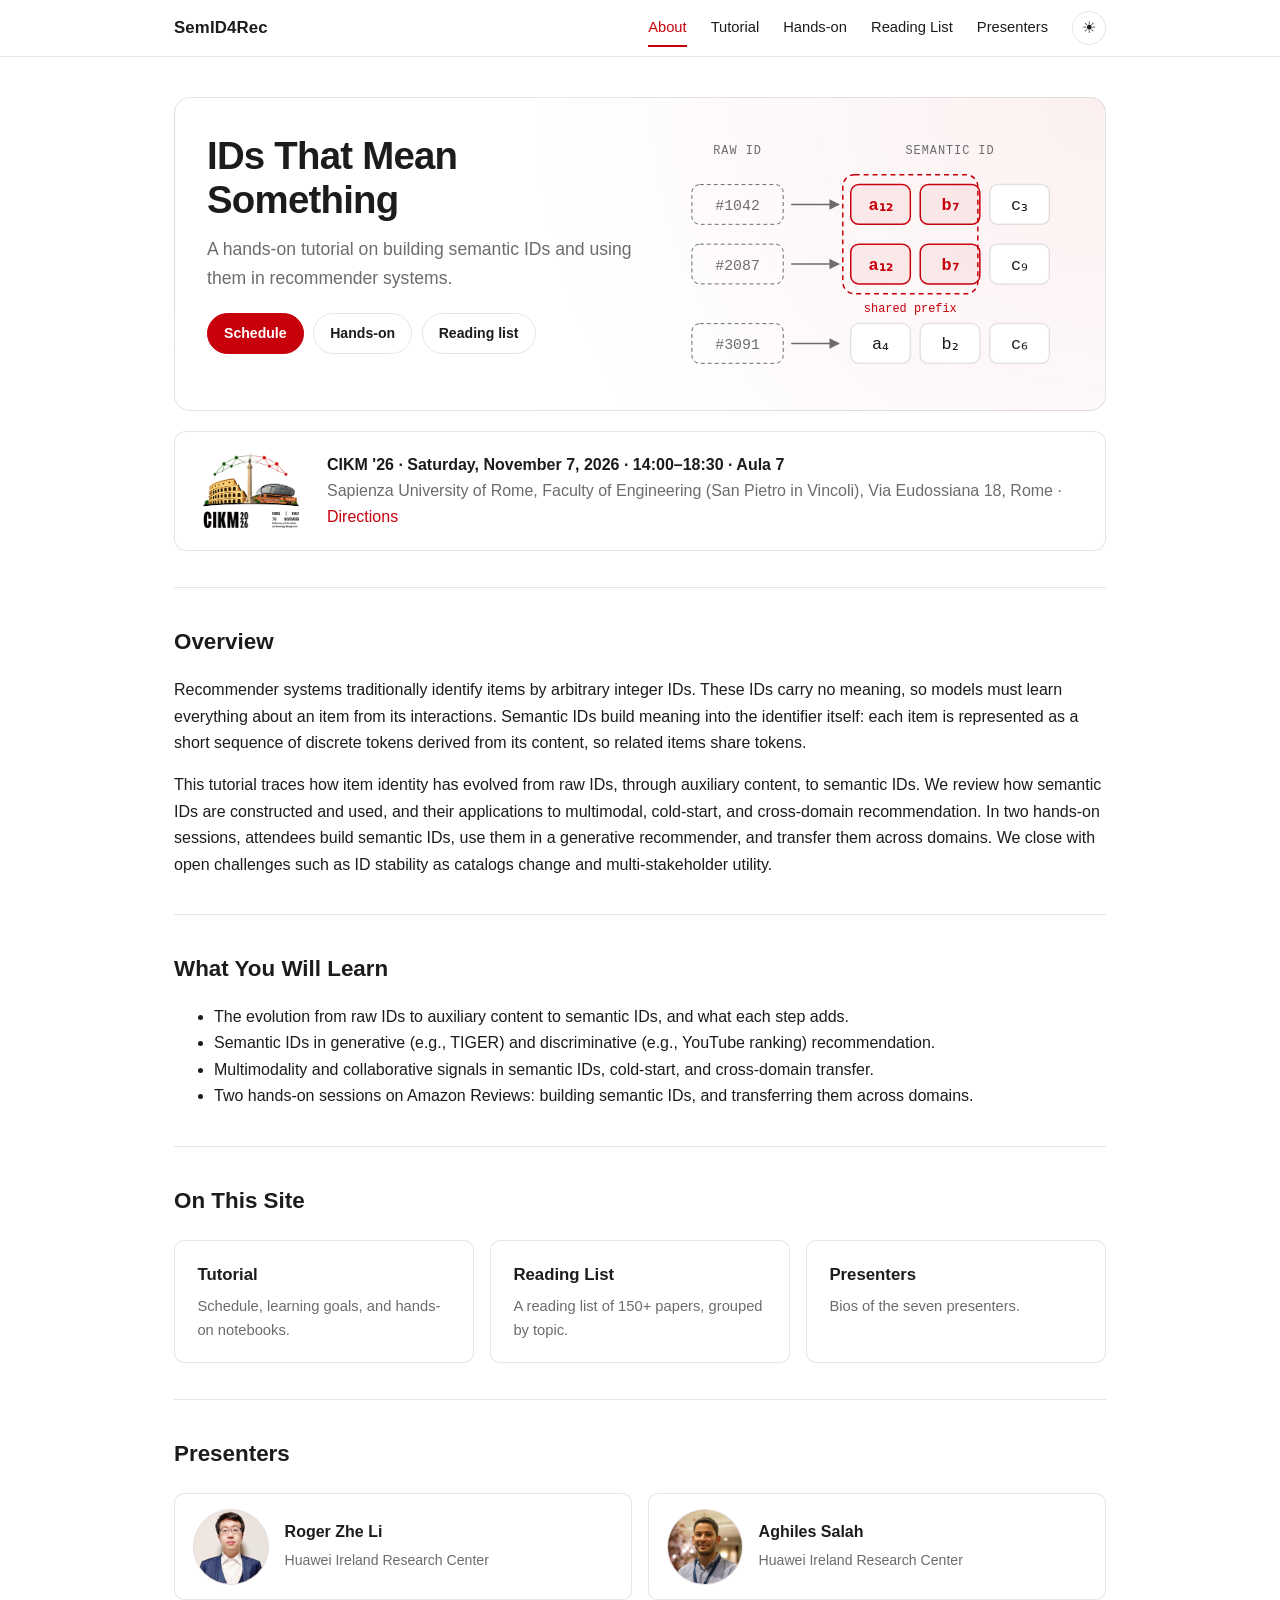
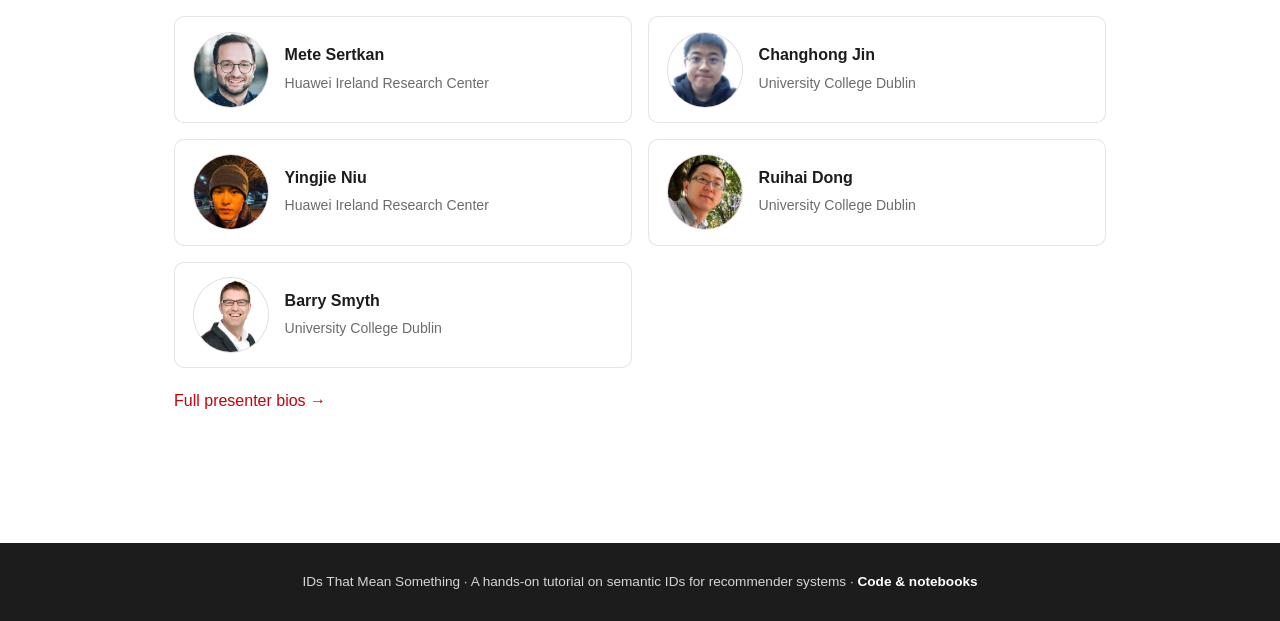
<file: index.html>
<!DOCTYPE html>
<html lang="en" data-theme-setting="system">
<head>
  <meta charset="UTF-8">
  <meta name="viewport" content="width=device-width, initial-scale=1, shrink-to-fit=no">
  <title>IDs That Mean Something — Semantic IDs for Recommender Systems</title>
  <meta name="description" content="A hands-on tutorial on building semantic IDs and using them in recommender systems. CIKM '26, Rome.">
  <link rel="icon" type="image/svg+xml" href="assets/img/favicon.svg">
  <link rel="stylesheet" href="assets/css/style.css?v=4effbb91">
  <script>
    (function () {
      var saved = localStorage.getItem("theme-setting") || "system";
      document.documentElement.setAttribute("data-theme-setting", saved);
      if (saved !== "system") document.documentElement.setAttribute("data-theme", saved);
    })();
  </script>
</head>
<body>

  <nav class="navbar">
    <div class="navbar-inner">
      <a class="navbar-brand" href="index.html">SemID4Rec</a>
      <button class="navbar-toggle" onclick="toggleNav()" aria-label="Toggle navigation">☰</button>
      <div class="navbar-links" id="navbar-links">
        <a href="index.html" class="active">About</a>
        <a href="tutorial.html">Tutorial</a>
        <a href="hands-on.html">Hands-on</a>
        <a href="papers.html">Reading List</a>
        <a href="presenters.html">Presenters</a>
        <button class="theme-toggle" id="theme-toggle" onclick="toggleTheme()" title="Switch theme">☀</button>
      </div>
    </div>
  </nav>

  <main class="page-main">
    <div class="container">

      <section class="hero">
        <div class="hero-text">
          <h1 class="hero-title">IDs That Mean Something</h1>
          <p class="hero-lede">A hands-on tutorial on building semantic IDs and using them in recommender systems.</p>
          <div class="btn-row">
            <a class="btn primary" href="tutorial.html#outline">Schedule</a>
            <a class="btn" href="hands-on.html">Hands-on</a>
            <a class="btn" href="papers.html">Reading list</a>
          </div>
        </div>
        <figure class="hero-art">
          <svg class="hero-svg" viewBox="0 0 400 250" role="img" aria-labelledby="hero-svg-title">
            <title id="hero-svg-title">Raw item IDs mapped to semantic IDs; two related items share the prefix a12 b7</title>
            <defs>
              <marker id="hero-arrow" viewBox="0 0 10 10" refX="9" refY="5" markerWidth="7" markerHeight="7" orient="auto-start-reverse">
                <path class="arrow-head" d="M0,0 L10,5 L0,10 z"/>
              </marker>
            </defs>
            <text class="col-label" x="62" y="24">Raw ID</text>
            <text class="col-label" x="276" y="24">Semantic ID</text>
            <rect class="prefix-box" x="168" y="45" width="136" height="120" rx="12"/>
            <rect class="raw" x="16" y="55" width="92" height="40" rx="8"/><text class="raw-label" x="62" y="81">#1042</text><line class="arrow" x1="116" y1="75" x2="164" y2="75" marker-end="url(#hero-arrow)"/><rect class="tok shared" x="176" y="55" width="60" height="40" rx="8"/><text class="tok-label shared" x="206" y="81">a₁₂</text><rect class="tok shared" x="246" y="55" width="60" height="40" rx="8"/><text class="tok-label shared" x="276" y="81">b₇</text><rect class="tok" x="316" y="55" width="60" height="40" rx="8"/><text class="tok-label" x="346" y="81">c₃</text><rect class="raw" x="16" y="115" width="92" height="40" rx="8"/><text class="raw-label" x="62" y="141">#2087</text><line class="arrow" x1="116" y1="135" x2="164" y2="135" marker-end="url(#hero-arrow)"/><rect class="tok shared" x="176" y="115" width="60" height="40" rx="8"/><text class="tok-label shared" x="206" y="141">a₁₂</text><rect class="tok shared" x="246" y="115" width="60" height="40" rx="8"/><text class="tok-label shared" x="276" y="141">b₇</text><rect class="tok" x="316" y="115" width="60" height="40" rx="8"/><text class="tok-label" x="346" y="141">c₉</text><rect class="raw" x="16" y="195" width="92" height="40" rx="8"/><text class="raw-label" x="62" y="221">#3091</text><line class="arrow" x1="116" y1="215" x2="164" y2="215" marker-end="url(#hero-arrow)"/><rect class="tok" x="176" y="195" width="60" height="40" rx="8"/><text class="tok-label" x="206" y="221">a₄</text><rect class="tok" x="246" y="195" width="60" height="40" rx="8"/><text class="tok-label" x="276" y="221">b₂</text><rect class="tok" x="316" y="195" width="60" height="40" rx="8"/><text class="tok-label" x="346" y="221">c₆</text>
            <text class="prefix-label" x="236" y="183">shared prefix</text>
          </svg>
        </figure>
      </section>

      <div class="venue-card">
        <a class="venue-logo" href="https://cikm2026.diag.uniroma1.it/" target="_blank" rel="noopener">
          <img src="assets/img/venues/cikm26-logo.png" alt="CIKM 2026, Rome">
        </a>
        <p>
          <strong>CIKM '26 · Saturday, November 7, 2026 · 14:00–18:30 · Aula 7</strong><br>
          Sapienza University of Rome, Faculty of Engineering (San Pietro in Vincoli), Via Eudossiana 18, Rome ·
          <a href="https://www.google.com/maps/search/?api=1&amp;query=Via+Eudossiana+18,+00184+Roma" target="_blank" rel="noopener">Directions</a>
        </p>
      </div>

      <hr>

      <h2 id="overview">Overview</h2>
      <p>
        Recommender systems traditionally identify items by arbitrary integer IDs. These IDs carry no meaning, so
        models must learn everything about an item from its interactions. Semantic IDs build meaning into the
        identifier itself: each item is represented as a short sequence of discrete tokens derived from its
        content, so related items share tokens.
      </p>
      <p>
        This tutorial traces how item identity has evolved from raw IDs, through auxiliary content, to semantic
        IDs. We review how semantic IDs are constructed and used, and their applications to multimodal, cold-start,
        and cross-domain recommendation. In two hands-on sessions, attendees build semantic IDs, use them in a
        generative recommender, and transfer them across domains. We close with open challenges such
        as ID stability as catalogs change and multi-stakeholder utility.
      </p>

      <hr>

      <h2 id="learn">What You Will Learn</h2>
      <ul>
        <li>The evolution from raw IDs to auxiliary content to semantic IDs, and what each step adds.</li>
        <li>Semantic IDs in generative (e.g., TIGER) and discriminative (e.g., YouTube ranking) recommendation.</li>
        <li>Multimodality and collaborative signals in semantic IDs, cold-start, and cross-domain transfer.</li>
        <li>Two hands-on sessions on Amazon Reviews: building semantic IDs, and transferring them across domains.</li>
      </ul>

      <hr>

      <h2 id="explore">On This Site</h2>
      <div class="card-grid cols-3">
        <a class="card" href="tutorial.html">
          <h4 class="card-title">Tutorial</h4>
          <p class="card-text">Schedule, learning goals, and hands-on notebooks.</p>
        </a>
        <a class="card" href="papers.html">
          <h4 class="card-title">Reading List</h4>
          <p class="card-text">A reading list of 150+ papers, grouped by topic.</p>
        </a>
        <a class="card" href="presenters.html">
          <h4 class="card-title">Presenters</h4>
          <p class="card-text">Bios of the seven presenters.</p>
        </a>
      </div>

      <hr>

      <h2 id="presenters">Presenters</h2>
      <div class="people-grid">
        <a class="person-card" href="https://roger-zhe-li.github.io/" target="_blank" rel="noopener">
          <img class="person-photo" src="assets/img/profiles/presenter-1.jpg" alt="Roger Zhe Li">
          <div>
            <p class="person-name">Roger Zhe Li</p>
            <p class="person-affiliation">Huawei Ireland Research Center</p>
          </div>
        </a>
        <a class="person-card" href="http://saghiles.github.io/" target="_blank" rel="noopener">
          <img class="person-photo" src="assets/img/profiles/presenter-2.jpg" alt="Aghiles Salah">
          <div>
            <p class="person-name">Aghiles Salah</p>
            <p class="person-affiliation">Huawei Ireland Research Center</p>
          </div>
        </a>
        <a class="person-card" href="https://metesertkan.github.io/" target="_blank" rel="noopener">
          <img class="person-photo" src="assets/img/profiles/presenter-3.png" alt="Mete Sertkan">
          <div>
            <p class="person-name">Mete Sertkan</p>
            <p class="person-affiliation">Huawei Ireland Research Center</p>
          </div>
        </a>
        <a class="person-card" href="presenters.html">
          <img class="person-photo" src="assets/img/profiles/presenter-4.png" alt="Changhong Jin">
          <div>
            <p class="person-name">Changhong Jin</p>
            <p class="person-affiliation">University College Dublin</p>
          </div>
        </a>
        <a class="person-card" href="presenters.html">
          <img class="person-photo" src="assets/img/profiles/presenter-5.jpeg" alt="Yingjie Niu">
          <div>
            <p class="person-name">Yingjie Niu</p>
            <p class="person-affiliation">Huawei Ireland Research Center</p>
          </div>
        </a>
        <a class="person-card" href="https://people.ucd.ie/ruihai.dong/" target="_blank" rel="noopener">
          <img class="person-photo" src="assets/img/profiles/presenter-6.jpg" alt="Ruihai Dong">
          <div>
            <p class="person-name">Ruihai Dong</p>
            <p class="person-affiliation">University College Dublin</p>
          </div>
        </a>
        <a class="person-card" href="https://people.ucd.ie/barry.smyth" target="_blank" rel="noopener">
          <img class="person-photo" src="assets/img/profiles/presenter-7.png" alt="Barry Smyth">
          <div>
            <p class="person-name">Barry Smyth</p>
            <p class="person-affiliation">University College Dublin</p>
          </div>
        </a>
      </div>
      <p><a href="presenters.html">Full presenter bios →</a></p>

    </div>
  </main>

  <footer class="site-footer">
    <div class="container">
      IDs That Mean Something · A hands-on tutorial on semantic IDs for recommender systems · <a href="https://github.com/saghiles/semantic-id-tutorial" target="_blank" rel="noopener">Code &amp; notebooks</a>
    </div>
  </footer>

  <script src="assets/js/site.js?v=516834d5"></script>
  <script>initTheme();</script>
</body>
</html>
</file>
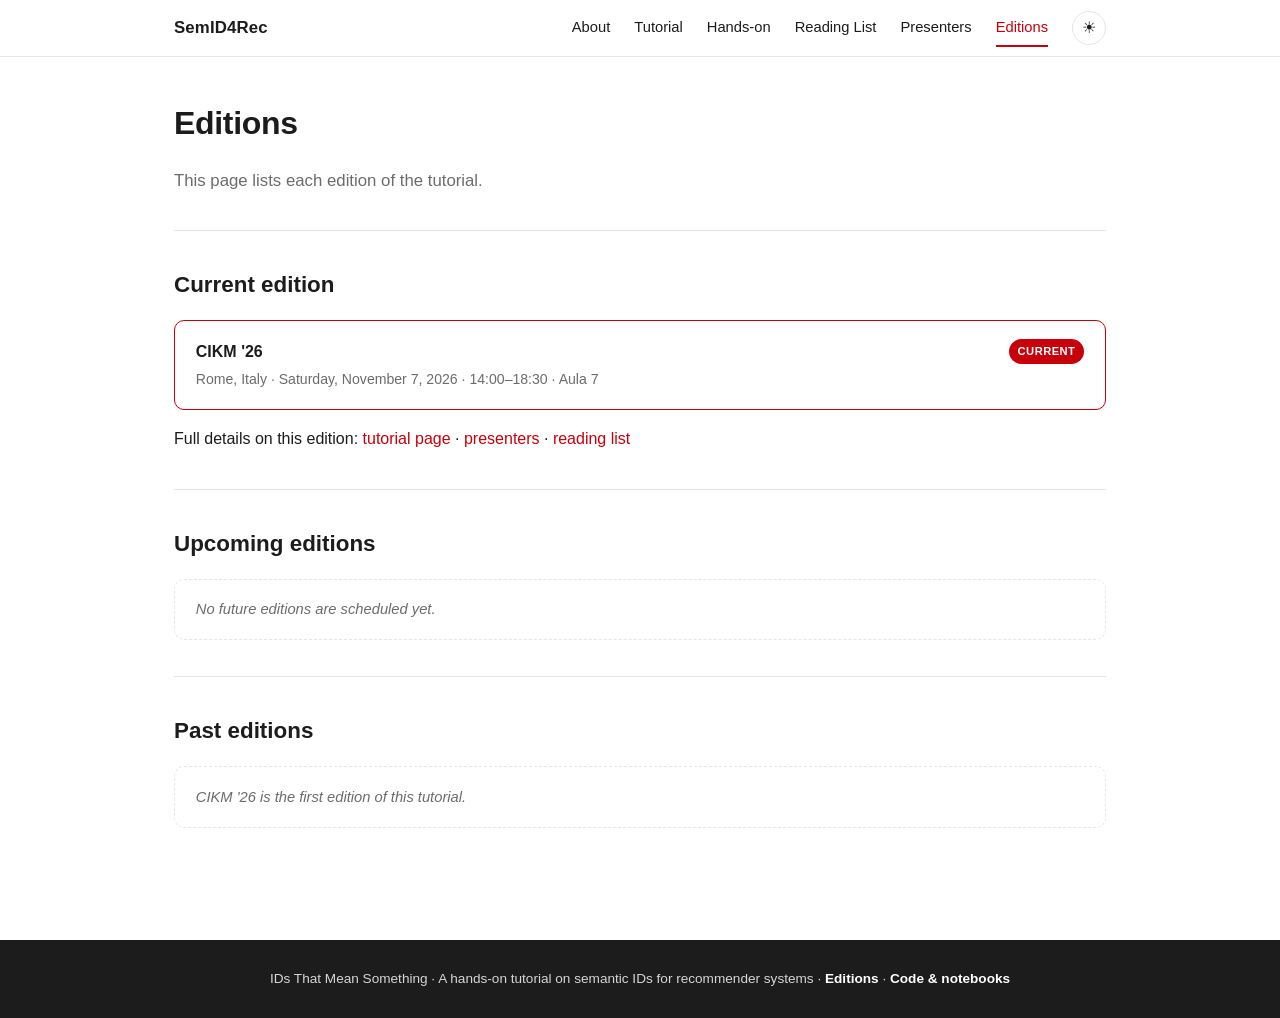
<file: editions.html>
<!DOCTYPE html>
<html lang="en" data-theme-setting="system">
<head>
  <meta charset="UTF-8">
  <meta name="viewport" content="width=device-width, initial-scale=1, shrink-to-fit=no">
  <title>Editions — IDs That Mean Something</title>
  <meta name="description" content="Editions of IDs That Mean Something: A Hands-On Tutorial on Semantic IDs for Recommender Systems.">
  <link rel="icon" type="image/svg+xml" href="assets/img/favicon.svg">
  <link rel="stylesheet" href="assets/css/style.css?v=4effbb91">
  <script>
    (function () {
      var saved = localStorage.getItem("theme-setting") || "system";
      document.documentElement.setAttribute("data-theme-setting", saved);
      if (saved !== "system") document.documentElement.setAttribute("data-theme", saved);
    })();
  </script>
</head>
<body>

  <nav class="navbar">
    <div class="navbar-inner">
      <a class="navbar-brand" href="index.html">SemID4Rec</a>
      <button class="navbar-toggle" onclick="toggleNav()" aria-label="Toggle navigation">☰</button>
      <div class="navbar-links" id="navbar-links">
        <a href="index.html">About</a>
        <a href="tutorial.html">Tutorial</a>
        <a href="hands-on.html">Hands-on</a>
        <a href="papers.html">Reading List</a>
        <a href="presenters.html">Presenters</a>
        <a href="editions.html" class="active">Editions</a>
        <button class="theme-toggle" id="theme-toggle" onclick="toggleTheme()" title="Switch theme">☀</button>
      </div>
    </div>
  </nav>

  <main class="page-main">
    <div class="container">

      <h1 class="page-title">Editions</h1>
      <p class="lede">
        This page lists each edition of the tutorial.
      </p>

      <hr>

      <h2 id="current">Current edition</h2>

      <div class="edition-item is-current">
        <div>
          <p class="person-name">CIKM '26</p>
          <p class="edition-meta">Rome, Italy · Saturday, November 7, 2026 · 14:00–18:30 · Aula 7</p>
        </div>
        <span class="edition-tag current">Current</span>
      </div>
      <p>
        Full details on this edition: <a href="tutorial.html">tutorial page</a> ·
        <a href="presenters.html">presenters</a> ·
        <a href="papers.html">reading list</a>
      </p>

      <hr>

      <h2 id="upcoming">Upcoming editions</h2>
      <div class="edition-placeholder">
        No future editions are scheduled yet.
      </div>

      <!--
      <div class="edition-item">
        <div>
          <p class="person-name">SIGIR 20XX</p>
          <p class="edition-meta">[City, Country] · [Month Day, Year]</p>
        </div>
        <span class="edition-tag future">Upcoming</span>
      </div>
      -->

      <hr>

      <h2 id="past">Past editions</h2>
      <div class="edition-placeholder">
        CIKM '26 is the first edition of this tutorial.
      </div>

    </div>
  </main>

  <footer class="site-footer">
    <div class="container">
      IDs That Mean Something · A hands-on tutorial on semantic IDs for recommender systems · <a href="editions.html">Editions</a> · <a href="https://github.com/saghiles/semantic-id-tutorial" target="_blank" rel="noopener">Code &amp; notebooks</a>
    </div>
  </footer>

  <script src="assets/js/site.js?v=516834d5"></script>
  <script>initTheme();</script>
</body>
</html>
</file>
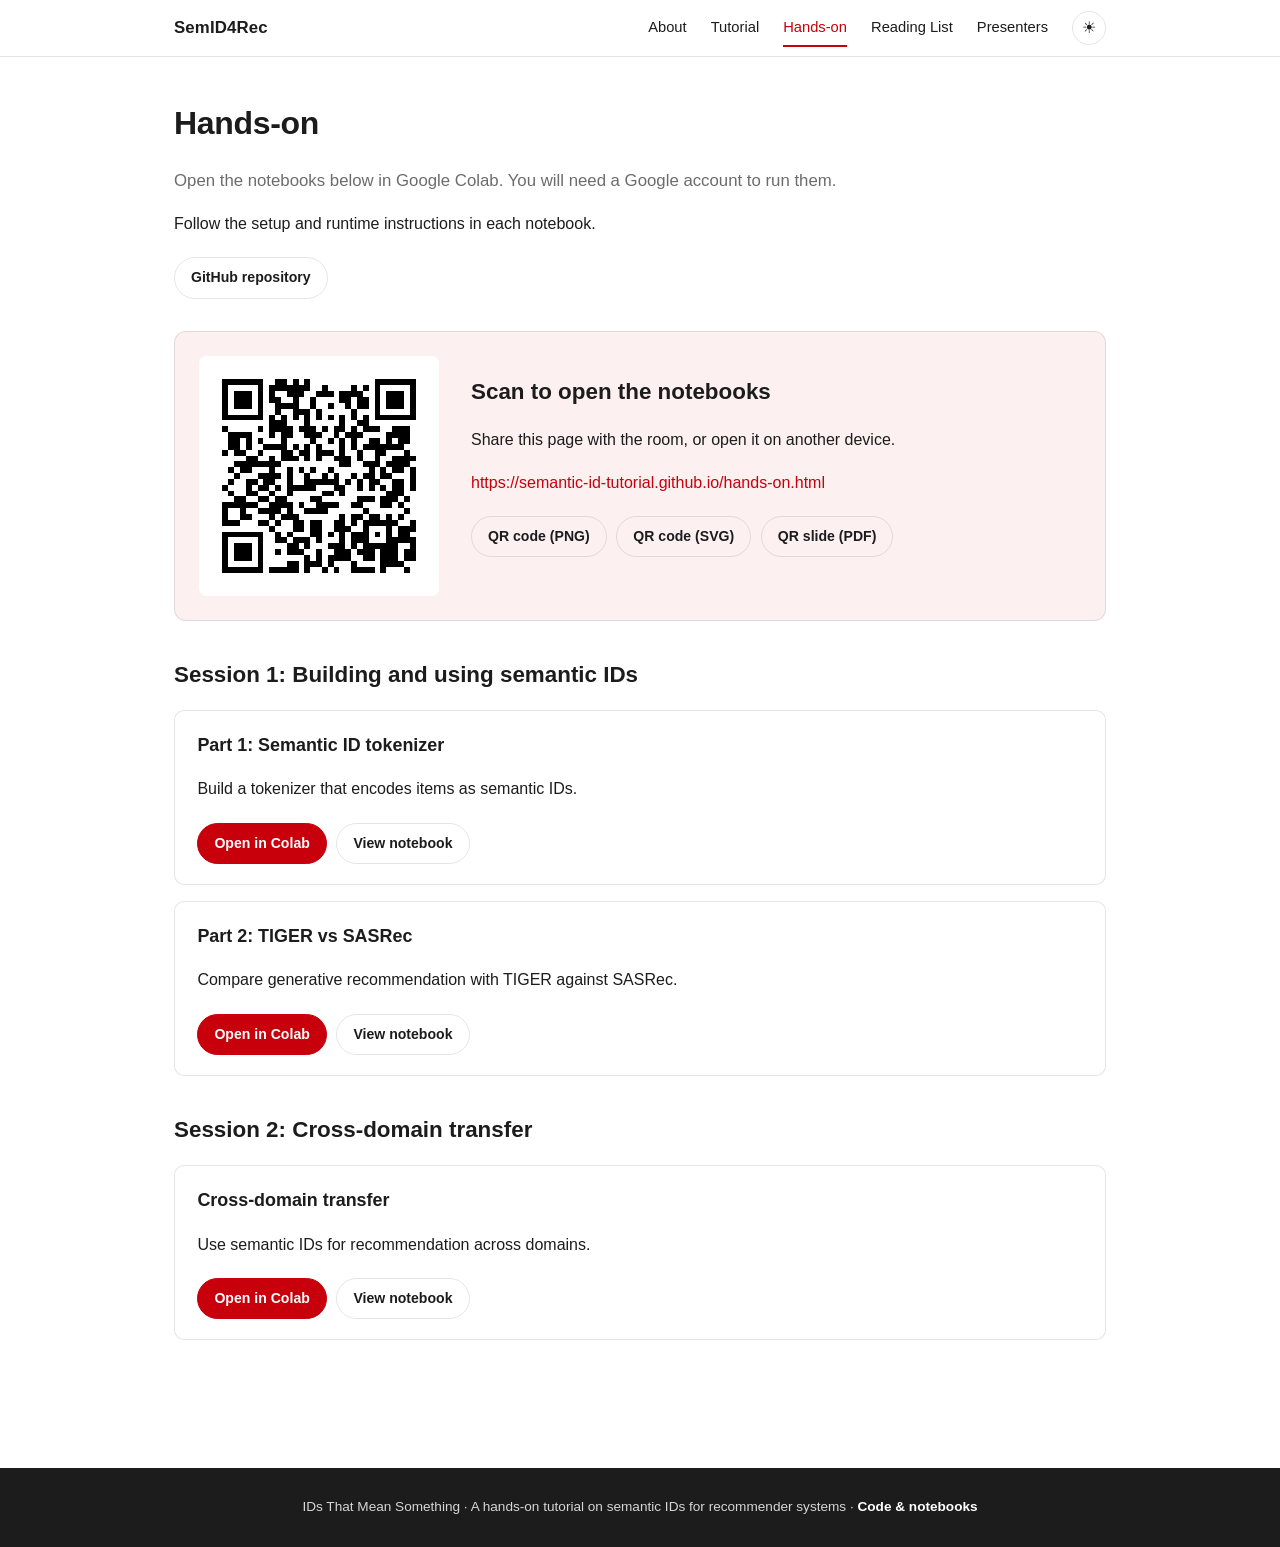
<file: hands-on.html>
<!DOCTYPE html>
<html lang="en" data-theme-setting="system">
<head>
  <meta charset="UTF-8">
  <meta name="viewport" content="width=device-width, initial-scale=1, shrink-to-fit=no">
  <title>Hands-on — IDs That Mean Something</title>
  <meta name="description" content="Open the semantic ID tokenizer, TIGER vs SASRec, and cross-domain transfer notebooks in Google Colab.">
  <link rel="icon" type="image/svg+xml" href="assets/img/favicon.svg">
  <link rel="stylesheet" href="assets/css/style.css?v=4effbb91">
  <script>
    (function () {
      var saved = localStorage.getItem("theme-setting") || "system";
      document.documentElement.setAttribute("data-theme-setting", saved);
      if (saved !== "system") document.documentElement.setAttribute("data-theme", saved);
    })();
  </script>
</head>
<body>

  <nav class="navbar">
    <div class="navbar-inner">
      <a class="navbar-brand" href="index.html">SemID4Rec</a>
      <button class="navbar-toggle" onclick="toggleNav()" aria-label="Toggle navigation">☰</button>
      <div class="navbar-links" id="navbar-links">
        <a href="index.html">About</a>
        <a href="tutorial.html">Tutorial</a>
        <a href="hands-on.html" class="active">Hands-on</a>
        <a href="papers.html">Reading List</a>
        <a href="presenters.html">Presenters</a>
        <button class="theme-toggle" id="theme-toggle" onclick="toggleTheme()" title="Switch theme">☀</button>
      </div>
    </div>
  </nav>

  <main class="page-main">
    <div class="container">
      <h1 class="page-title">Hands-on</h1>
      <p class="lede">Open the notebooks below in Google Colab. You will need a Google account to run them.</p>
      <p>Follow the setup and runtime instructions in each notebook.</p>
      <div class="btn-row">
        <a class="btn" href="https://github.com/saghiles/semantic-id-tutorial" target="_blank" rel="noopener">GitHub repository</a>
      </div>

      <section class="hands-on-share" aria-labelledby="scan-title">
        <a class="hands-on-qr" href="https://semantic-id-tutorial.github.io/hands-on.html" aria-label="Open the hands-on page">
          <img src="assets/qr/hands-on-qr.svg" width="240" height="240" alt="QR code linking to this hands-on page">
        </a>
        <div>
          <h2 id="scan-title">Scan to open the notebooks</h2>
          <p>Share this page with the room, or open it on another device.</p>
          <a class="hands-on-url" href="https://semantic-id-tutorial.github.io/hands-on.html">https://semantic-id-tutorial.github.io/hands-on.html</a>
          <div class="btn-row">
            <a class="btn" href="assets/qr/hands-on-qr.png" download>QR code (PNG)</a>
            <a class="btn" href="assets/qr/hands-on-qr.svg" download>QR code (SVG)</a>
            <a class="btn" href="assets/slides/hands-on-qr.pdf" target="_blank" rel="noopener">QR slide (PDF)</a>
          </div>
        </div>
      </section>

      <h2 id="session-1">Session 1: Building and using semantic IDs</h2>
      <article class="card notebook-card">
        <h3>Part 1: Semantic ID tokenizer</h3>
        <p>Build a tokenizer that encodes items as semantic IDs.</p>
        <div class="btn-row">
          <a class="btn primary" href="https://colab.research.google.com/github/saghiles/semantic-id-tutorial/blob/main/session1_part1_semantic_id_tokenizer.ipynb" target="_blank" rel="noopener">Open in Colab</a>
          <a class="btn" href="https://github.com/saghiles/semantic-id-tutorial/blob/main/session1_part1_semantic_id_tokenizer.ipynb" target="_blank" rel="noopener">View notebook</a>
        </div>
      </article>
      <article class="card notebook-card">
        <h3>Part 2: TIGER vs SASRec</h3>
        <p>Compare generative recommendation with TIGER against SASRec.</p>
        <div class="btn-row">
          <a class="btn primary" href="https://colab.research.google.com/github/saghiles/semantic-id-tutorial/blob/main/session1_part2_tiger_vs_sasrec.ipynb" target="_blank" rel="noopener">Open in Colab</a>
          <a class="btn" href="https://github.com/saghiles/semantic-id-tutorial/blob/main/session1_part2_tiger_vs_sasrec.ipynb" target="_blank" rel="noopener">View notebook</a>
        </div>
      </article>

      <h2 id="session-2">Session 2: Cross-domain transfer</h2>
      <article class="card notebook-card">
        <h3>Cross-domain transfer</h3>
        <p>Use semantic IDs for recommendation across domains.</p>
        <div class="btn-row">
          <a class="btn primary" href="https://colab.research.google.com/github/saghiles/semantic-id-tutorial/blob/main/session2_cross_domain_transfer.ipynb" target="_blank" rel="noopener">Open in Colab</a>
          <a class="btn" href="https://github.com/saghiles/semantic-id-tutorial/blob/main/session2_cross_domain_transfer.ipynb" target="_blank" rel="noopener">View notebook</a>
        </div>
      </article>
    </div>
  </main>

  <footer class="site-footer">
    <div class="container">
      IDs That Mean Something · A hands-on tutorial on semantic IDs for recommender systems · <a href="https://github.com/saghiles/semantic-id-tutorial" target="_blank" rel="noopener">Code &amp; notebooks</a>
    </div>
  </footer>

  <script src="assets/js/site.js?v=516834d5"></script>
  <script>initTheme();</script>
</body>
</html>
</file>
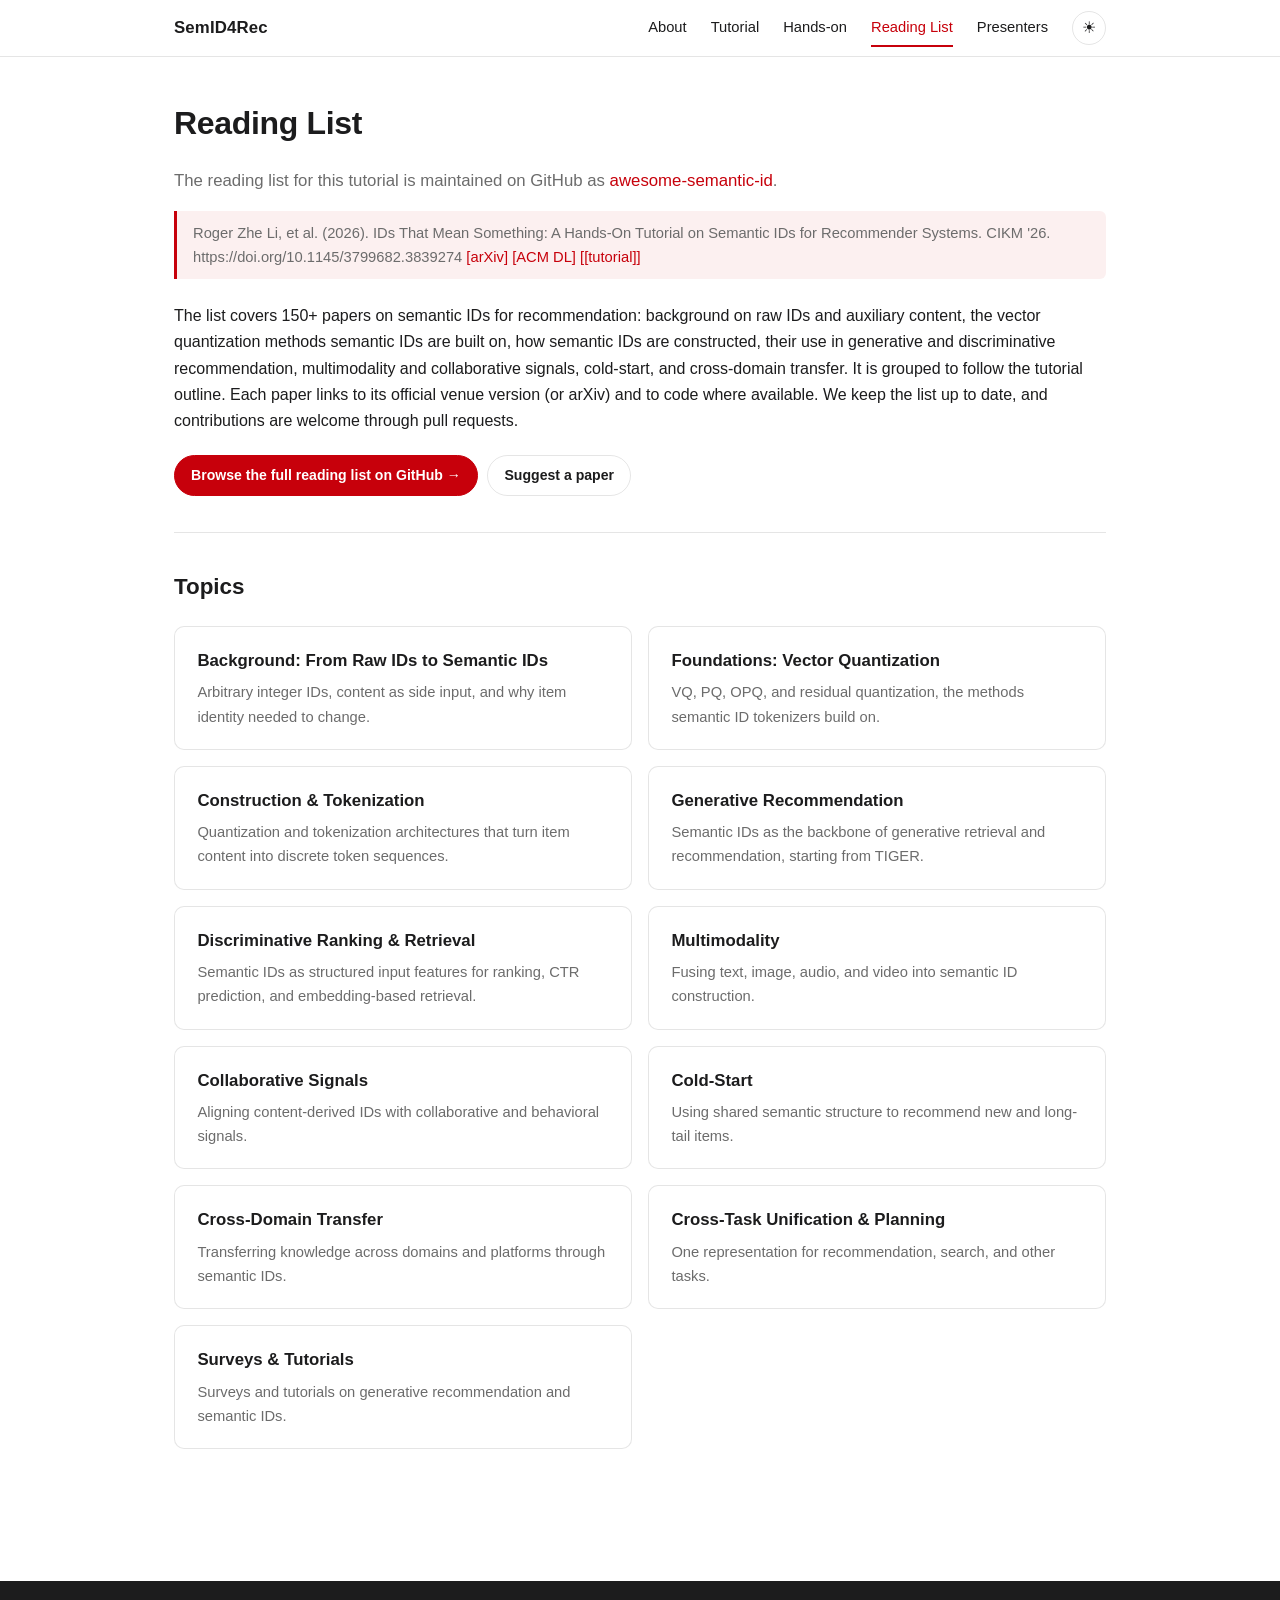
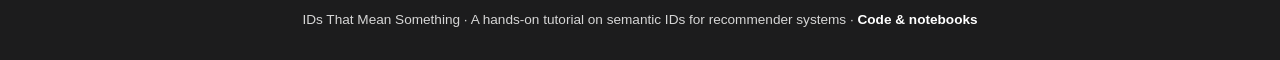
<file: papers.html>
<!DOCTYPE html>
<html lang="en" data-theme-setting="system">
<head>
  <meta charset="UTF-8">
  <meta name="viewport" content="width=device-width, initial-scale=1, shrink-to-fit=no">
  <title>Reading List — IDs That Mean Something</title>
  <meta name="description" content="Reading list on semantic IDs for recommender systems, maintained as the awesome-semantic-id GitHub repository.">
  <link rel="icon" type="image/svg+xml" href="assets/img/favicon.svg">
  <link rel="stylesheet" href="assets/css/style.css?v=4effbb91">
  <script>
    (function () {
      var saved = localStorage.getItem("theme-setting") || "system";
      document.documentElement.setAttribute("data-theme-setting", saved);
      if (saved !== "system") document.documentElement.setAttribute("data-theme", saved);
    })();
  </script>
</head>
<body>

  <nav class="navbar">
    <div class="navbar-inner">
      <a class="navbar-brand" href="index.html">SemID4Rec</a>
      <button class="navbar-toggle" onclick="toggleNav()" aria-label="Toggle navigation">☰</button>
      <div class="navbar-links" id="navbar-links">
        <a href="index.html">About</a>
        <a href="tutorial.html">Tutorial</a>
        <a href="hands-on.html">Hands-on</a>
        <a href="papers.html" class="active">Reading List</a>
        <a href="presenters.html">Presenters</a>
        <button class="theme-toggle" id="theme-toggle" onclick="toggleTheme()" title="Switch theme">☀</button>
      </div>
    </div>
  </nav>

  <main class="page-main">
    <div class="container">

      <h1 class="page-title">Reading List</h1>
      <p class="lede">The reading list for this tutorial is maintained on GitHub as
        <a href="https://github.com/semantic-id-tutorial/awesome-semantic-id" target="_blank" rel="noopener">awesome-semantic-id</a>.</p>

      <div class="page-citation">
        Roger Zhe Li, et al. (2026). IDs That Mean Something: A Hands-On Tutorial on Semantic IDs for Recommender
        Systems. CIKM '26. https://doi.org/10.1145/3799682.3839274
        <a href="https://arxiv.org/abs/2611.04140" target="_blank" rel="noopener">[arXiv]</a>
        <a href="https://doi.org/10.1145/3799682.3839274" target="_blank" rel="noopener">[ACM DL]</a>
        <a href="tutorial.html">[[tutorial]]</a>
      </div>

      <p>
        The list covers 150+ papers on semantic IDs for recommendation: background on raw IDs and auxiliary content,
        the vector quantization methods semantic IDs are built on, how semantic IDs are constructed, their use in
        generative and discriminative recommendation, multimodality and collaborative signals, cold-start, and
        cross-domain transfer. It is grouped to follow the tutorial outline. Each paper links to its official venue
        version (or arXiv) and to code where available. We keep the list up to date, and contributions are welcome
        through pull requests.
      </p>

      <div class="btn-row">
        <a class="btn primary" href="https://github.com/semantic-id-tutorial/awesome-semantic-id" target="_blank" rel="noopener">Browse the full reading list on GitHub →</a>
        <a class="btn" href="https://github.com/semantic-id-tutorial/awesome-semantic-id#how-to-contribute" target="_blank" rel="noopener">Suggest a paper</a>
      </div>

      <hr>

      <h2 id="topics">Topics</h2>
      <div class="card-grid">
        <a class="card" href="https://github.com/semantic-id-tutorial/awesome-semantic-id#background-from-raw-ids-to-semantic-ids" target="_blank" rel="noopener">
          <h4 class="card-title">Background: From Raw IDs to Semantic IDs</h4>
          <p class="card-text">Arbitrary integer IDs, content as side input, and why item identity needed to change.</p>
        </a>
        <a class="card" href="https://github.com/semantic-id-tutorial/awesome-semantic-id#foundations-vector-quantization" target="_blank" rel="noopener">
          <h4 class="card-title">Foundations: Vector Quantization</h4>
          <p class="card-text">VQ, PQ, OPQ, and residual quantization, the methods semantic ID tokenizers build on.</p>
        </a>
        <a class="card" href="https://github.com/semantic-id-tutorial/awesome-semantic-id#semantic-id-construction--tokenization" target="_blank" rel="noopener">
          <h4 class="card-title">Construction &amp; Tokenization</h4>
          <p class="card-text">Quantization and tokenization architectures that turn item content into discrete token sequences.</p>
        </a>
        <a class="card" href="https://github.com/semantic-id-tutorial/awesome-semantic-id#generative-recommendation-with-semantic-ids" target="_blank" rel="noopener">
          <h4 class="card-title">Generative Recommendation</h4>
          <p class="card-text">Semantic IDs as the backbone of generative retrieval and recommendation, starting from TIGER.</p>
        </a>
        <a class="card" href="https://github.com/semantic-id-tutorial/awesome-semantic-id#semantic-ids-in-discriminative-ranking--retrieval" target="_blank" rel="noopener">
          <h4 class="card-title">Discriminative Ranking &amp; Retrieval</h4>
          <p class="card-text">Semantic IDs as structured input features for ranking, CTR prediction, and embedding-based retrieval.</p>
        </a>
        <a class="card" href="https://github.com/semantic-id-tutorial/awesome-semantic-id#multimodality-in-semantic-id-construction" target="_blank" rel="noopener">
          <h4 class="card-title">Multimodality</h4>
          <p class="card-text">Fusing text, image, audio, and video into semantic ID construction.</p>
        </a>
        <a class="card" href="https://github.com/semantic-id-tutorial/awesome-semantic-id#collaborative-signals-in-semantic-id-construction" target="_blank" rel="noopener">
          <h4 class="card-title">Collaborative Signals</h4>
          <p class="card-text">Aligning content-derived IDs with collaborative and behavioral signals.</p>
        </a>
        <a class="card" href="https://github.com/semantic-id-tutorial/awesome-semantic-id#cold-start-recommendation-with-semantic-ids" target="_blank" rel="noopener">
          <h4 class="card-title">Cold-Start</h4>
          <p class="card-text">Using shared semantic structure to recommend new and long-tail items.</p>
        </a>
        <a class="card" href="https://github.com/semantic-id-tutorial/awesome-semantic-id#cross-domain-transfer-with-semantic-ids" target="_blank" rel="noopener">
          <h4 class="card-title">Cross-Domain Transfer</h4>
          <p class="card-text">Transferring knowledge across domains and platforms through semantic IDs.</p>
        </a>
        <a class="card" href="https://github.com/semantic-id-tutorial/awesome-semantic-id#cross-task-unification--semantic-planning" target="_blank" rel="noopener">
          <h4 class="card-title">Cross-Task Unification &amp; Planning</h4>
          <p class="card-text">One representation for recommendation, search, and other tasks.</p>
        </a>
        <a class="card" href="https://github.com/semantic-id-tutorial/awesome-semantic-id#related-surveys--tutorials" target="_blank" rel="noopener">
          <h4 class="card-title">Surveys &amp; Tutorials</h4>
          <p class="card-text">Surveys and tutorials on generative recommendation and semantic IDs.</p>
        </a>
      </div>

    </div>
  </main>

  <footer class="site-footer">
    <div class="container">
      IDs That Mean Something · A hands-on tutorial on semantic IDs for recommender systems · <a href="https://github.com/saghiles/semantic-id-tutorial" target="_blank" rel="noopener">Code &amp; notebooks</a>
    </div>
  </footer>

  <script src="assets/js/site.js?v=516834d5"></script>
  <script>initTheme();</script>
</body>
</html>
</file>
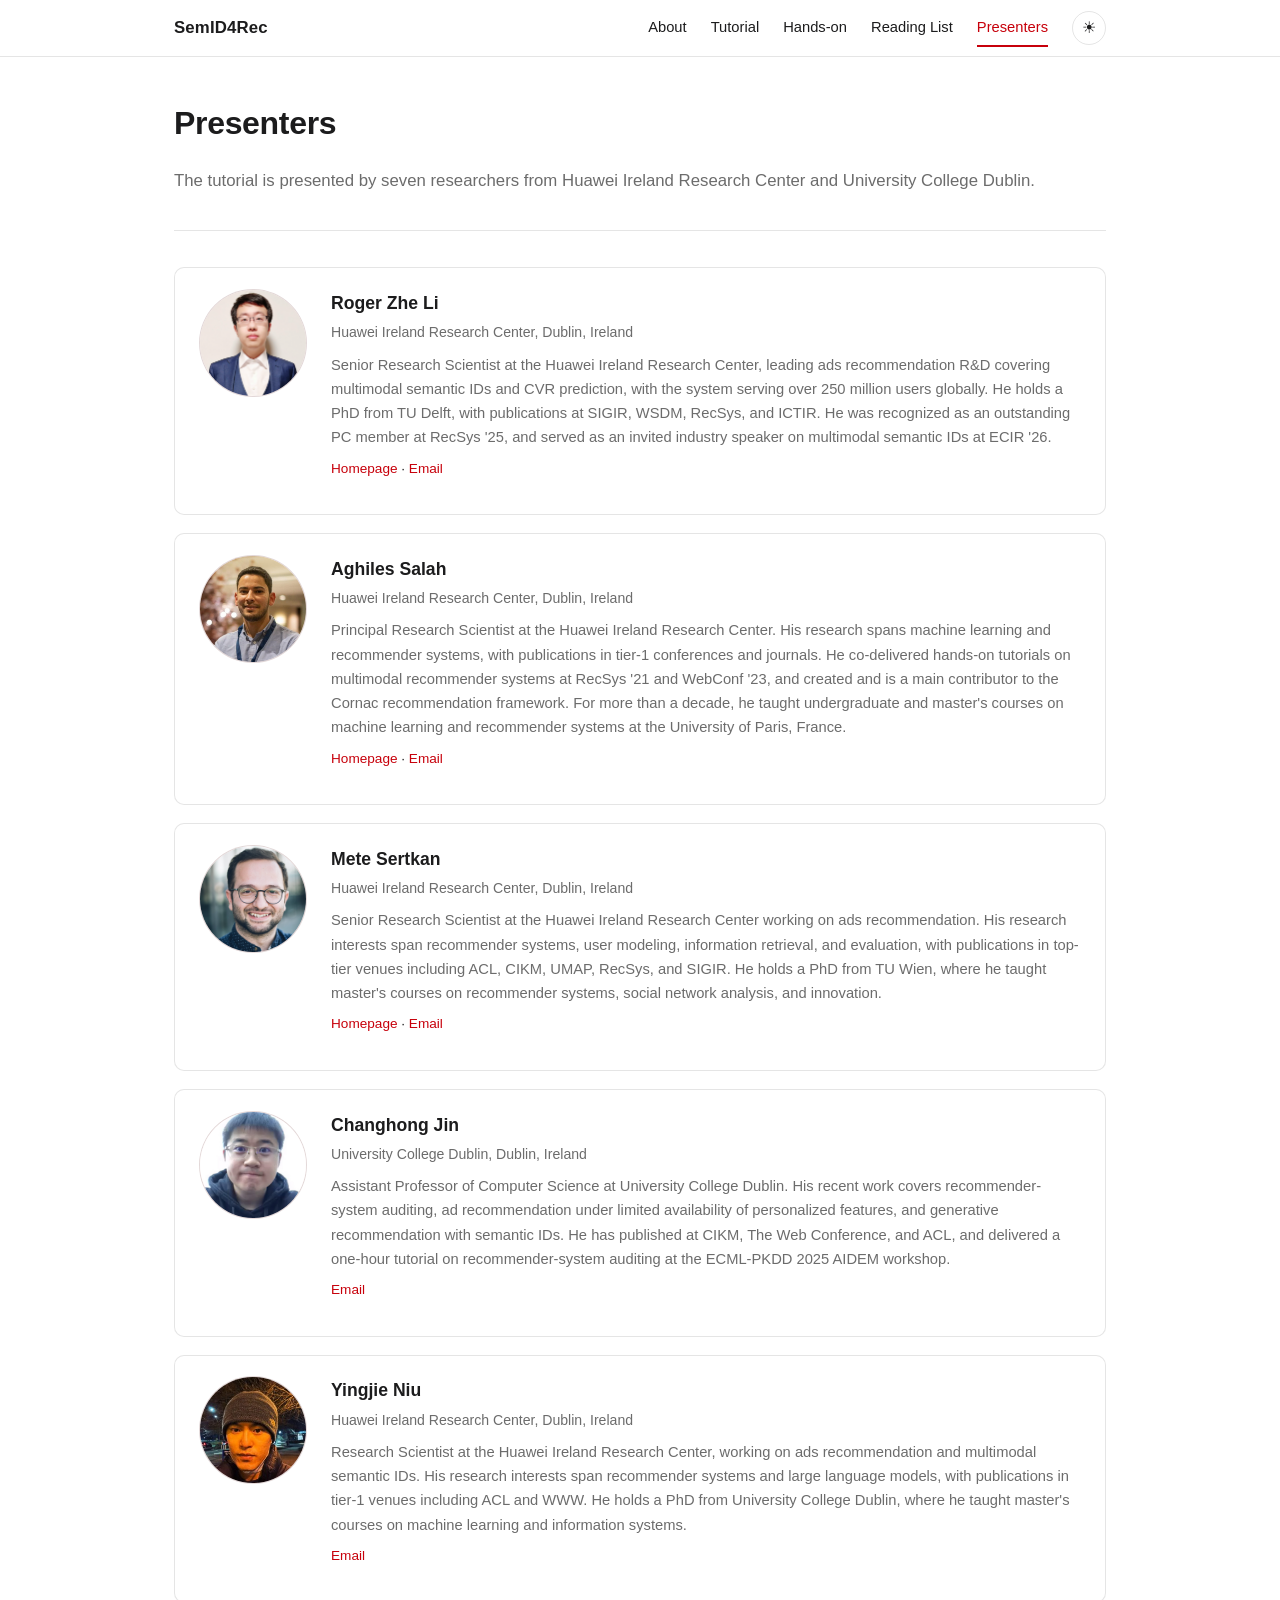
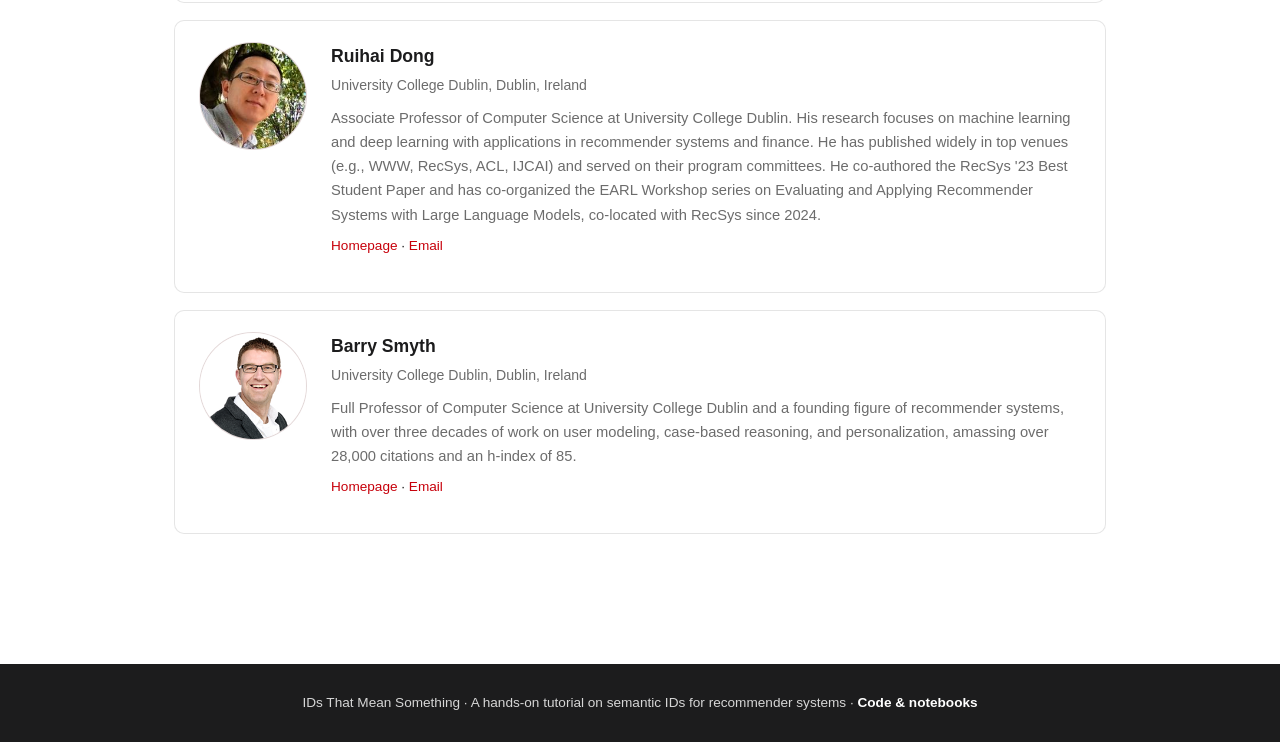
<file: presenters.html>
<!DOCTYPE html>
<html lang="en" data-theme-setting="system">
<head>
  <meta charset="UTF-8">
  <meta name="viewport" content="width=device-width, initial-scale=1, shrink-to-fit=no">
  <title>Presenters — IDs That Mean Something</title>
  <meta name="description" content="Presenters of IDs That Mean Something: A Hands-On Tutorial on Semantic IDs for Recommender Systems, from Huawei Ireland Research Center and University College Dublin.">
  <link rel="icon" type="image/svg+xml" href="assets/img/favicon.svg">
  <link rel="stylesheet" href="assets/css/style.css?v=4effbb91">
  <script>
    (function () {
      var saved = localStorage.getItem("theme-setting") || "system";
      document.documentElement.setAttribute("data-theme-setting", saved);
      if (saved !== "system") document.documentElement.setAttribute("data-theme", saved);
    })();
  </script>
  <style>
    .bio-card {
      display: flex;
      gap: 1.5rem;
      align-items: flex-start;
      border: 1px solid var(--divider-color);
      border-radius: 10px;
      padding: 1.3rem 1.5rem;
      margin-bottom: 1.1rem;
      background: var(--card-bg-color);
    }
    .bio-card .person-photo { width: 108px; height: 108px; min-width: 108px; }
    .bio-card .person-name { font-size: 1.1rem; }
    .bio-card .bio-text { color: var(--text-color-light); font-size: 0.92rem; margin: 0.5rem 0 0; }
    .bio-card .bio-links { margin-top: 0.5rem; font-size: 0.85rem; }
    @media (max-width: 560px) {
      .bio-card { flex-direction: column; align-items: center; text-align: center; }
    }
  </style>
</head>
<body>

  <nav class="navbar">
    <div class="navbar-inner">
      <a class="navbar-brand" href="index.html">SemID4Rec</a>
      <button class="navbar-toggle" onclick="toggleNav()" aria-label="Toggle navigation">☰</button>
      <div class="navbar-links" id="navbar-links">
        <a href="index.html">About</a>
        <a href="tutorial.html">Tutorial</a>
        <a href="hands-on.html">Hands-on</a>
        <a href="papers.html">Reading List</a>
        <a href="presenters.html" class="active">Presenters</a>
        <button class="theme-toggle" id="theme-toggle" onclick="toggleTheme()" title="Switch theme">☀</button>
      </div>
    </div>
  </nav>

  <main class="page-main">
    <div class="container">

      <h1 class="page-title">Presenters</h1>
      <p class="lede">The tutorial is presented by seven researchers from Huawei Ireland Research Center and University College Dublin.</p>

      <hr>

      <div class="bio-card">
        <img class="person-photo" src="assets/img/profiles/presenter-1.jpg" alt="Roger Zhe Li">
        <div>
          <p class="person-name">Roger Zhe Li</p>
          <p class="person-affiliation">Huawei Ireland Research Center, Dublin, Ireland</p>
          <p class="bio-text">
            Senior Research Scientist at the Huawei Ireland Research Center, leading ads recommendation R&amp;D
            covering multimodal semantic IDs and CVR prediction, with the system serving over 250 million users
            globally. He holds a PhD from TU Delft, with publications at SIGIR, WSDM, RecSys, and ICTIR. He was
            recognized as an outstanding PC member at RecSys '25, and served as an invited industry speaker on
            multimodal semantic IDs at ECIR '26.
          </p>
          <p class="bio-links">
            <a href="https://roger-zhe-li.github.io/" target="_blank" rel="noopener">Homepage</a> ·
            <a href="mailto:roger.zhe.li@huawei.com">Email</a>
          </p>
        </div>
      </div>

      <div class="bio-card">
        <img class="person-photo" src="assets/img/profiles/presenter-2.jpg" alt="Aghiles Salah">
        <div>
          <p class="person-name">Aghiles Salah</p>
          <p class="person-affiliation">Huawei Ireland Research Center, Dublin, Ireland</p>
          <p class="bio-text">
            Principal Research Scientist at the Huawei Ireland Research Center. His research spans machine learning
            and recommender systems, with publications in tier-1 conferences and journals. He co-delivered
            hands-on tutorials on multimodal recommender systems at RecSys '21 and WebConf '23, and created and
            is a main contributor to the Cornac recommendation framework. For more than a decade, he taught undergraduate and master's courses on machine learning and recommender systems at the
            University of Paris, France.
          </p>
          <p class="bio-links">
            <a href="http://saghiles.github.io/" target="_blank" rel="noopener">Homepage</a> ·
            <a href="mailto:aghiles.salah@h-partners.com">Email</a>
          </p>
        </div>
      </div>

      <div class="bio-card">
        <img class="person-photo" src="assets/img/profiles/presenter-3.png" alt="Mete Sertkan">
        <div>
          <p class="person-name">Mete Sertkan</p>
          <p class="person-affiliation">Huawei Ireland Research Center, Dublin, Ireland</p>
          <p class="bio-text">
            Senior Research Scientist at the Huawei Ireland Research Center working on ads recommendation. His
            research interests span recommender systems, user modeling, information retrieval, and evaluation,
            with publications in top-tier venues including ACL, CIKM, UMAP, RecSys, and SIGIR. He holds a PhD from
            TU Wien, where he taught master's courses on recommender systems, social network analysis, and
            innovation.
          </p>
          <p class="bio-links">
            <a href="https://metesertkan.github.io/" target="_blank" rel="noopener">Homepage</a> ·
            <a href="mailto:mete.sertkan@h-partners.com">Email</a>
          </p>
        </div>
      </div>

      <div class="bio-card">
        <img class="person-photo" src="assets/img/profiles/presenter-4.png" alt="Changhong Jin">
        <div>
          <p class="person-name">Changhong Jin</p>
          <p class="person-affiliation">University College Dublin, Dublin, Ireland</p>
          <p class="bio-text">
            Assistant Professor of Computer Science at University College Dublin. His recent work covers
            recommender-system auditing, ad recommendation under limited availability of personalized features,
            and generative recommendation with semantic IDs. He has published at CIKM, The Web
            Conference, and ACL, and delivered a one-hour tutorial on recommender-system auditing at the
            ECML-PKDD 2025 AIDEM workshop.
          </p>
          <p class="bio-links">
            <a href="mailto:changhong.jin@ucd.ie">Email</a>
          </p>
        </div>
      </div>

      <div class="bio-card">
        <img class="person-photo" src="assets/img/profiles/presenter-5.jpeg" alt="Yingjie Niu">
        <div>
          <p class="person-name">Yingjie Niu</p>
          <p class="person-affiliation">Huawei Ireland Research Center, Dublin, Ireland</p>
          <p class="bio-text">
            Research Scientist at the Huawei Ireland Research Center, working on ads recommendation and
            multimodal semantic IDs. His research interests span recommender systems and large language models,
            with publications in tier-1 venues including ACL and WWW. He holds a PhD from University College
            Dublin, where he taught master's courses on machine learning and information systems.
          </p>
          <p class="bio-links">
            <a href="mailto:yingjie.niu1@h-partners.com">Email</a>
          </p>
        </div>
      </div>

      <div class="bio-card">
        <img class="person-photo" src="assets/img/profiles/presenter-6.jpg" alt="Ruihai Dong">
        <div>
          <p class="person-name">Ruihai Dong</p>
          <p class="person-affiliation">University College Dublin, Dublin, Ireland</p>
          <p class="bio-text">
            Associate Professor of Computer Science at University College Dublin. His research focuses on machine
            learning and deep learning with applications in recommender systems and finance. He has published
            widely in top venues (e.g., WWW, RecSys, ACL, IJCAI) and served on their program committees. He
            co-authored the RecSys '23 Best Student Paper and has co-organized the EARL Workshop series on
            Evaluating and Applying Recommender Systems with Large Language Models, co-located with RecSys since
            2024.
          </p>
          <p class="bio-links">
            <a href="https://people.ucd.ie/ruihai.dong/" target="_blank" rel="noopener">Homepage</a> ·
            <a href="mailto:ruihai.dong@ucd.ie">Email</a>
          </p>
        </div>
      </div>

      <div class="bio-card">
        <img class="person-photo" src="assets/img/profiles/presenter-7.png" alt="Barry Smyth">
        <div>
          <p class="person-name">Barry Smyth</p>
          <p class="person-affiliation">University College Dublin, Dublin, Ireland</p>
          <p class="bio-text">
            Full Professor of Computer Science at University College Dublin and a founding figure of recommender
            systems, with over three decades of work on user modeling, case-based reasoning, and personalization,
            amassing over 28,000 citations and an h-index of 85.
          </p>
          <p class="bio-links">
            <a href="https://people.ucd.ie/barry.smyth" target="_blank" rel="noopener">Homepage</a> ·
            <a href="mailto:barry.smyth@ucd.ie">Email</a>
          </p>
        </div>
      </div>

    </div>
  </main>

  <footer class="site-footer">
    <div class="container">
      IDs That Mean Something · A hands-on tutorial on semantic IDs for recommender systems · <a href="https://github.com/saghiles/semantic-id-tutorial" target="_blank" rel="noopener">Code &amp; notebooks</a>
    </div>
  </footer>

  <script src="assets/js/site.js?v=516834d5"></script>
  <script>initTheme();</script>
</body>
</html>
</file>
<file: assets/css/style.css>
/* =============================================================================
   CIKM Tutorial site — base stylesheet
   Palette / structure modeled after the al-folio-style "hub" layout:
   light theme = purple accent, dark theme = cyan accent.
   Edit the CSS custom properties below to re-theme the whole site.
============================================================================= */

:root {
  color-scheme: light;
  --bg-color: #ffffff;
  --card-bg-color: #ffffff;
  --text-color: #1c1c1d;
  --text-color-light: #6c6c6c;
  --theme-color: #c7000b;
  --hover-color: #c7000b;
  --hover-text-color: #ffffff;
  --divider-color: rgba(0, 0, 0, 0.1);
  --footer-bg-color: #1c1c1d;
  --footer-text-color: #d6d6d6;
  --footer-link-color: #ffffff;
  --code-bg-color: rgba(199, 0, 11, 0.06);
  --shadow-color: rgba(0, 0, 0, 0.08);
  --navbar-bg-color: rgba(255, 255, 255, 0.92);
}

html[data-theme="dark"] {
  color-scheme: dark;
  --bg-color: #1c1c1d;
  --card-bg-color: #212529;
  --text-color: #e6e6e6;
  --text-color-light: #a3a3a3;
  --theme-color: #ff4d4d;
  --hover-color: #ff4d4d;
  --hover-text-color: #ffffff;
  --divider-color: #3a3a3d;
  --footer-bg-color: #101011;
  --footer-text-color: #b8b8b8;
  --footer-link-color: #ffffff;
  --code-bg-color: rgba(255, 77, 77, 0.12);
  --shadow-color: rgba(0, 0, 0, 0.4);
  --navbar-bg-color: rgba(28, 28, 29, 0.92);
}

@media (prefers-color-scheme: dark) {
  html:not([data-theme="light"]):not([data-theme="dark"]) {
    color-scheme: dark;
    --bg-color: #1c1c1d;
    --card-bg-color: #212529;
    --text-color: #e6e6e6;
    --text-color-light: #a3a3a3;
    --theme-color: #ff4d4d;
    --hover-color: #ff4d4d;
    --hover-text-color: #ffffff;
    --divider-color: #3a3a3d;
    --footer-bg-color: #101011;
    --footer-text-color: #b8b8b8;
    --footer-link-color: #ffffff;
    --code-bg-color: rgba(255, 77, 77, 0.12);
    --shadow-color: rgba(0, 0, 0, 0.4);
    --navbar-bg-color: rgba(28, 28, 29, 0.92);
  }
}

* {
  box-sizing: border-box;
}

html {
  scroll-behavior: smooth;
}

body {
  margin: 0;
  font-family: "Roboto", -apple-system, BlinkMacSystemFont, "Segoe UI", Helvetica, Arial, sans-serif;
  background: var(--bg-color);
  color: var(--text-color);
  line-height: 1.65;
  transition: background 0.2s ease, color 0.2s ease;
}

a {
  color: var(--theme-color);
  text-decoration: none;
}

a:hover {
  text-decoration: underline;
}

code {
  background: var(--code-bg-color);
  padding: 0.1em 0.4em;
  border-radius: 4px;
  font-size: 0.9em;
}

hr {
  border: none;
  border-top: 1px solid var(--divider-color);
  margin: 2.25rem 0;
}

.container {
  max-width: 980px;
  margin: 0 auto;
  padding: 0 1.5rem;
}

/* ---------------------------------------------------------------------------
   Navbar
--------------------------------------------------------------------------- */

.navbar {
  position: sticky;
  top: 0;
  z-index: 50;
  background: var(--navbar-bg-color);
  backdrop-filter: blur(8px);
  border-bottom: 1px solid var(--divider-color);
}

.navbar-inner {
  max-width: 980px;
  margin: 0 auto;
  padding: 0 1.5rem;
  display: flex;
  align-items: center;
  justify-content: space-between;
  height: 56px;
}

.navbar-brand {
  font-weight: 700;
  font-size: 1.05rem;
  color: var(--text-color);
  letter-spacing: 0.01em;
}

.navbar-brand:hover {
  text-decoration: none;
  color: var(--theme-color);
}

.navbar-toggle {
  display: none;
  background: none;
  border: none;
  cursor: pointer;
  padding: 8px;
  color: var(--text-color);
}

.navbar-links {
  display: flex;
  align-items: center;
  gap: 1.5rem;
}

.navbar-links a {
  color: var(--text-color);
  font-size: 0.92rem;
  font-weight: 500;
  padding: 0.35rem 0;
  border-bottom: 2px solid transparent;
}

.navbar-links a:hover {
  color: var(--theme-color);
  text-decoration: none;
}

.navbar-links a.active {
  color: var(--theme-color);
  border-bottom-color: var(--theme-color);
}

.theme-toggle {
  background: none;
  border: 1px solid var(--divider-color);
  border-radius: 999px;
  cursor: pointer;
  color: var(--text-color);
  width: 34px;
  height: 34px;
  display: inline-flex;
  align-items: center;
  justify-content: center;
  font-size: 1rem;
  line-height: 1;
}

.theme-toggle:hover {
  border-color: var(--theme-color);
  color: var(--theme-color);
}

@media (max-width: 720px) {
  .navbar-toggle {
    display: inline-flex;
  }

  .navbar-links {
    position: absolute;
    top: 56px;
    left: 0;
    right: 0;
    background: var(--bg-color);
    border-bottom: 1px solid var(--divider-color);
    flex-direction: column;
    align-items: flex-start;
    gap: 0;
    padding: 0.5rem 1.5rem 1rem;
    display: none;
  }

  .navbar-links.open {
    display: flex;
  }

  .navbar-links a {
    width: 100%;
    padding: 0.6rem 0;
    border-bottom: 1px solid var(--divider-color);
  }

  .navbar-links a.active {
    border-bottom: 1px solid var(--divider-color);
  }

  .navbar-links .theme-toggle {
    margin: 0.6rem 0 0.2rem;
  }
}

/* ---------------------------------------------------------------------------
   Page header / hero
--------------------------------------------------------------------------- */

.page-main {
  padding: 2.5rem 0 4rem;
}

.page-title {
  font-size: 2rem;
  font-weight: 700;
  margin: 0 0 0.25rem;
  letter-spacing: -0.01em;
}

.page-kicker {
  color: var(--theme-color);
  font-weight: 600;
  font-size: 0.85rem;
  text-transform: uppercase;
  letter-spacing: 0.06em;
  margin: 0 0 0.5rem;
}

.page-citation {
  border-left: 3px solid var(--theme-color);
  padding: 0.6rem 1rem;
  margin: 1rem 0 1.5rem;
  color: var(--text-color-light);
  font-size: 0.92rem;
  background: var(--code-bg-color);
  border-radius: 0 6px 6px 0;
}

.edition-banner {
  background: var(--code-bg-color);
  border: 1px solid var(--divider-color);
  border-radius: 8px;
  padding: 0.75rem 1rem;
  font-size: 0.92rem;
  margin-bottom: 1.75rem;
}

h2 {
  font-size: 1.4rem;
  font-weight: 700;
  margin: 2.25rem 0 1rem;
}

h3 {
  font-size: 1.12rem;
  font-weight: 700;
  margin: 1.5rem 0 0.5rem;
}

/* ---------------------------------------------------------------------------
   Cards (Explore grid + generic cards)
--------------------------------------------------------------------------- */

.card-grid {
  display: grid;
  grid-template-columns: repeat(2, 1fr);
  gap: 1rem;
  margin: 1.25rem 0;
}

.card-grid.cols-3 {
  grid-template-columns: repeat(3, 1fr);
}

@media (max-width: 640px) {
  .card-grid,
  .card-grid.cols-3 {
    grid-template-columns: 1fr;
  }
}

.card {
  display: block;
  background: var(--card-bg-color);
  border: 1px solid var(--divider-color);
  border-radius: 10px;
  padding: 1.25rem 1.4rem;
  color: inherit;
  transition: transform 0.15s ease, box-shadow 0.15s ease, border-color 0.15s ease;
}

a.card:hover {
  text-decoration: none;
  transform: translateY(-3px);
  box-shadow: 0 10px 24px var(--shadow-color);
  border-color: var(--theme-color);
}

.card-title {
  font-size: 1.05rem;
  font-weight: 700;
  margin: 0 0 0.35rem;
}

.card-text {
  margin: 0;
  color: var(--text-color-light);
  font-size: 0.92rem;
}

/* ---------------------------------------------------------------------------
   People / presenter cards (with photos)
--------------------------------------------------------------------------- */

.people-grid {
  display: grid;
  grid-template-columns: repeat(2, 1fr);
  gap: 1rem;
  margin: 1.25rem 0;
}

@media (max-width: 640px) {
  .people-grid {
    grid-template-columns: 1fr;
  }
}

.people-grid.single-col {
  grid-template-columns: 1fr;
}

.person-card {
  display: flex;
  align-items: center;
  gap: 1rem;
  background: var(--card-bg-color);
  border: 1px solid var(--divider-color);
  border-radius: 10px;
  padding: 0.9rem 1.1rem;
  color: inherit;
  transition: transform 0.15s ease, box-shadow 0.15s ease, border-color 0.15s ease;
}

a.person-card:hover {
  text-decoration: none;
  transform: translateY(-3px);
  box-shadow: 0 10px 24px var(--shadow-color);
  border-color: var(--theme-color);
}

.person-photo {
  width: 76px;
  height: 76px;
  min-width: 76px;
  border-radius: 50%;
  object-fit: cover;
  background: var(--code-bg-color);
  border: 1px solid var(--divider-color);
}

.person-name {
  font-size: 1rem;
  font-weight: 700;
  margin: 0 0 0.2rem;
  color: var(--text-color);
}

.person-affiliation {
  margin: 0 0 0.15rem;
  color: var(--text-color-light);
  font-size: 0.88rem;
}

.person-role {
  display: inline-block;
  margin-top: 0.25rem;
  font-size: 0.72rem;
  font-weight: 600;
  text-transform: uppercase;
  letter-spacing: 0.04em;
  color: var(--theme-color);
}

/* ---------------------------------------------------------------------------
   Editions list
--------------------------------------------------------------------------- */

.edition-item {
  display: flex;
  justify-content: space-between;
  align-items: flex-start;
  gap: 1rem;
  border: 1px solid var(--divider-color);
  border-radius: 10px;
  padding: 1.1rem 1.3rem;
  margin-bottom: 0.9rem;
  background: var(--card-bg-color);
}

.edition-item.is-current {
  border-color: var(--theme-color);
}

.edition-item .edition-meta {
  color: var(--text-color-light);
  font-size: 0.88rem;
  margin: 0.2rem 0 0;
}

.edition-tag {
  font-size: 0.7rem;
  font-weight: 700;
  text-transform: uppercase;
  letter-spacing: 0.04em;
  padding: 0.2rem 0.55rem;
  border-radius: 999px;
  white-space: nowrap;
}

.edition-tag.current {
  background: var(--theme-color);
  color: var(--hover-text-color);
}

.edition-tag.future {
  background: var(--code-bg-color);
  color: var(--text-color-light);
  border: 1px dashed var(--divider-color);
}

.edition-placeholder {
  border: 1px dashed var(--divider-color);
  border-radius: 10px;
  padding: 1.1rem 1.3rem;
  color: var(--text-color-light);
  font-size: 0.92rem;
  font-style: italic;
}

/* ---------------------------------------------------------------------------
   Tables (outline, links)
--------------------------------------------------------------------------- */

table {
  width: 100%;
  border-collapse: collapse;
  margin: 1rem 0;
  font-size: 0.92rem;
}

th,
td {
  text-align: left;
  padding: 0.55rem 0.7rem;
  border-bottom: 1px solid var(--divider-color);
}

th {
  color: var(--text-color-light);
  font-size: 0.78rem;
  text-transform: uppercase;
  letter-spacing: 0.04em;
}

/* ---------------------------------------------------------------------------
   Session outline blocks
--------------------------------------------------------------------------- */

.session {
  border: 1px solid var(--divider-color);
  border-radius: 10px;
  padding: 1.1rem 1.3rem;
  margin: 1rem 0;
}

.session h3 {
  margin-top: 0;
}

.session-item {
  padding: 0.6rem 0;
  border-top: 1px solid var(--divider-color);
}

.session-item:first-of-type {
  border-top: none;
}

.session-item .item-title {
  font-weight: 600;
}

.session-item .item-time {
  color: var(--text-color-light);
  font-size: 0.85rem;
  font-weight: 400;
}

.session-item .item-desc {
  color: var(--text-color-light);
  font-size: 0.9rem;
  margin: 0.15rem 0 0;
}

/* ---------------------------------------------------------------------------
   Placeholder / TBD markers — visible reminders while customizing
--------------------------------------------------------------------------- */

.tbd {
  background: var(--code-bg-color);
  color: var(--theme-color);
  padding: 0.05em 0.45em;
  border-radius: 4px;
  font-size: 0.85em;
  font-weight: 600;
}

/* ---------------------------------------------------------------------------
   Buttons / links list
--------------------------------------------------------------------------- */

.btn-row {
  display: flex;
  flex-wrap: wrap;
  gap: 0.6rem;
  margin: 1.25rem 0;
}

.btn {
  display: inline-flex;
  align-items: center;
  gap: 0.4rem;
  padding: 0.5rem 1rem;
  border-radius: 999px;
  border: 1px solid var(--divider-color);
  color: var(--text-color);
  font-size: 0.88rem;
  font-weight: 600;
}

.btn:hover {
  text-decoration: none;
  border-color: var(--theme-color);
  color: var(--theme-color);
}

.btn.primary {
  background: var(--theme-color);
  border-color: var(--theme-color);
  color: var(--hover-text-color);
}

.btn.primary:hover {
  opacity: 0.9;
  color: var(--hover-text-color);
}

/* ---------------------------------------------------------------------------
   Footer
--------------------------------------------------------------------------- */

.site-footer {
  background: var(--footer-bg-color);
  color: var(--footer-text-color);
  padding: 1.75rem 0;
  margin-top: 3rem;
  font-size: 0.85rem;
  text-align: center;
}

.site-footer a {
  color: var(--footer-link-color);
  font-weight: 600;
}

ul.plain {
  list-style: none;
  margin: 0;
  padding: 0;
}

ul.plain li {
  padding: 0.35rem 0;
}

.lede {
  font-size: 1.05rem;
  color: var(--text-color-light);
}

/* ---------------------------------------------------------------------------
   Homepage hero + venue card
--------------------------------------------------------------------------- */

.hero {
  display: grid;
  grid-template-columns: 1.1fr 1fr;
  align-items: center;
  gap: 2rem;
  padding: 2rem;
  margin-bottom: 1.25rem;
  border: 1px solid var(--divider-color);
  border-radius: 16px;
  background:
    radial-gradient(circle at 100% 0%, var(--code-bg-color), transparent 60%),
    var(--card-bg-color);
}

.hero-title {
  font-size: 2.4rem;
  line-height: 1.15;
  font-weight: 700;
  letter-spacing: -0.02em;
  margin: 0 0 0.75rem;
}

.hero-lede {
  font-size: 1.1rem;
  color: var(--text-color-light);
  margin: 0;
}

.hero > * {
  min-width: 0;
}

.hero-art {
  margin: 0;
}

.hero-svg {
  display: block;
  width: 100%;
  height: auto;
  font-family: ui-monospace, SFMono-Regular, Menlo, Consolas, monospace;
}

.hero-svg .col-label {
  fill: var(--text-color-light);
  font-family: inherit;
  font-size: 12px;
  text-anchor: middle;
  letter-spacing: 0.08em;
  text-transform: uppercase;
}

.hero-svg .raw {
  fill: none;
  stroke: var(--text-color-light);
  stroke-dasharray: 4 3;
}

.hero-svg .raw-label {
  fill: var(--text-color-light);
  font-size: 15px;
  text-anchor: middle;
}

.hero-svg .arrow {
  stroke: var(--text-color-light);
  stroke-width: 1.5;
}

.hero-svg .arrow-head {
  fill: var(--text-color-light);
}

.hero-svg .tok {
  fill: var(--bg-color);
  stroke: var(--divider-color);
  stroke-width: 1.5;
}

.hero-svg .tok.shared {
  fill: var(--code-bg-color);
  stroke: var(--theme-color);
}

.hero-svg .tok-label {
  fill: var(--text-color);
  font-size: 17px;
  text-anchor: middle;
}

.hero-svg .tok-label.shared {
  fill: var(--theme-color);
  font-weight: 700;
}

.hero-svg .prefix-box {
  fill: none;
  stroke: var(--theme-color);
  stroke-width: 1.5;
  stroke-dasharray: 5 4;
}

.hero-svg .prefix-label {
  fill: var(--theme-color);
  font-size: 12px;
  text-anchor: middle;
}

.venue-card {
  display: flex;
  align-items: center;
  gap: 1.25rem;
  padding: 1rem 1.25rem;
  border: 1px solid var(--divider-color);
  border-radius: 12px;
  background: var(--card-bg-color);
}

.venue-card p {
  margin: 0;
  color: var(--text-color-light);
}

.venue-card strong {
  color: var(--text-color);
}

/* The CIKM logo has dark lettering, so it sits on a white badge in both themes. */
.venue-logo {
  flex: 0 0 auto;
  display: block;
  padding: 6px 8px;
  border-radius: 8px;
  background: #ffffff;
  line-height: 0;
}

.venue-logo img {
  width: 96px;
  height: auto;
}

@media (max-width: 760px) {
  .hero {
    grid-template-columns: 1fr;
    padding: 1.5rem 1.25rem;
  }

  .hero-title {
    font-size: 2rem;
  }

  .venue-card {
    flex-direction: column;
    align-items: flex-start;
  }
}

/* ---------------------------------------------------------------------------
   Venue map (Leaflet + OpenStreetMap HOT-style tiles, loaded when scrolled into view).
   Dark themes invert only the tiles, so the orange pin keeps its color;
   hue-rotate keeps water and parks roughly their usual colors.
--------------------------------------------------------------------------- */

.venue-map {
  height: 360px;
  border: 1px solid var(--divider-color);
  border-radius: 12px;
  overflow: hidden;
  background: var(--code-bg-color);
}

html[data-theme="dark"] .venue-map .leaflet-tile-pane {
  filter: invert(0.9) hue-rotate(180deg);
}

@media (prefers-color-scheme: dark) {
  html:not([data-theme="light"]):not([data-theme="dark"]) .venue-map .leaflet-tile-pane {
    filter: invert(0.9) hue-rotate(180deg);
  }
}

.venue-pin {
  background: none;
  border: 0;
}

.venue-map .leaflet-tooltip {
  font-family: inherit;
  font-weight: 600;
}

.venue-map-credit {
  margin: 0.4rem 0 0;
  font-size: 0.85rem;
  text-align: right;
}

@media (max-width: 760px) {
  .venue-map {
    height: 280px;
  }
}

.btn.is-disabled {
  border-style: dashed;
  color: var(--text-color-light);
  cursor: default;
}

.btn.is-disabled:hover {
  border-color: var(--divider-color);
  color: var(--text-color-light);
}

/* Hands-on notebooks and reusable QR code. */
.hands-on-share {
  display: grid;
  grid-template-columns: 240px minmax(0, 1fr);
  align-items: center;
  gap: 2rem;
  padding: 1.5rem;
  margin: 2rem 0;
  border: 1px solid var(--divider-color);
  border-radius: 12px;
  background: var(--code-bg-color);
}
.hands-on-qr { display: block; width: 240px; max-width: 100%; background: #fff; border-radius: 8px; overflow: hidden; line-height: 0; }
.hands-on-qr img { display: block; width: 100%; height: auto; }
.hands-on-share h2 { margin-top: 0; }
.hands-on-url { overflow-wrap: anywhere; }
.notebook-card { margin: 1rem 0; }
.notebook-card h3 { margin-top: 0; }
.notebook-card .btn-row { margin-bottom: 0; }
@media (max-width: 640px) {
  .hands-on-share { grid-template-columns: minmax(0, 1fr); gap: 1rem; padding: 1.25rem; }
  .hands-on-qr { margin: 0 auto; }
}
</file>
